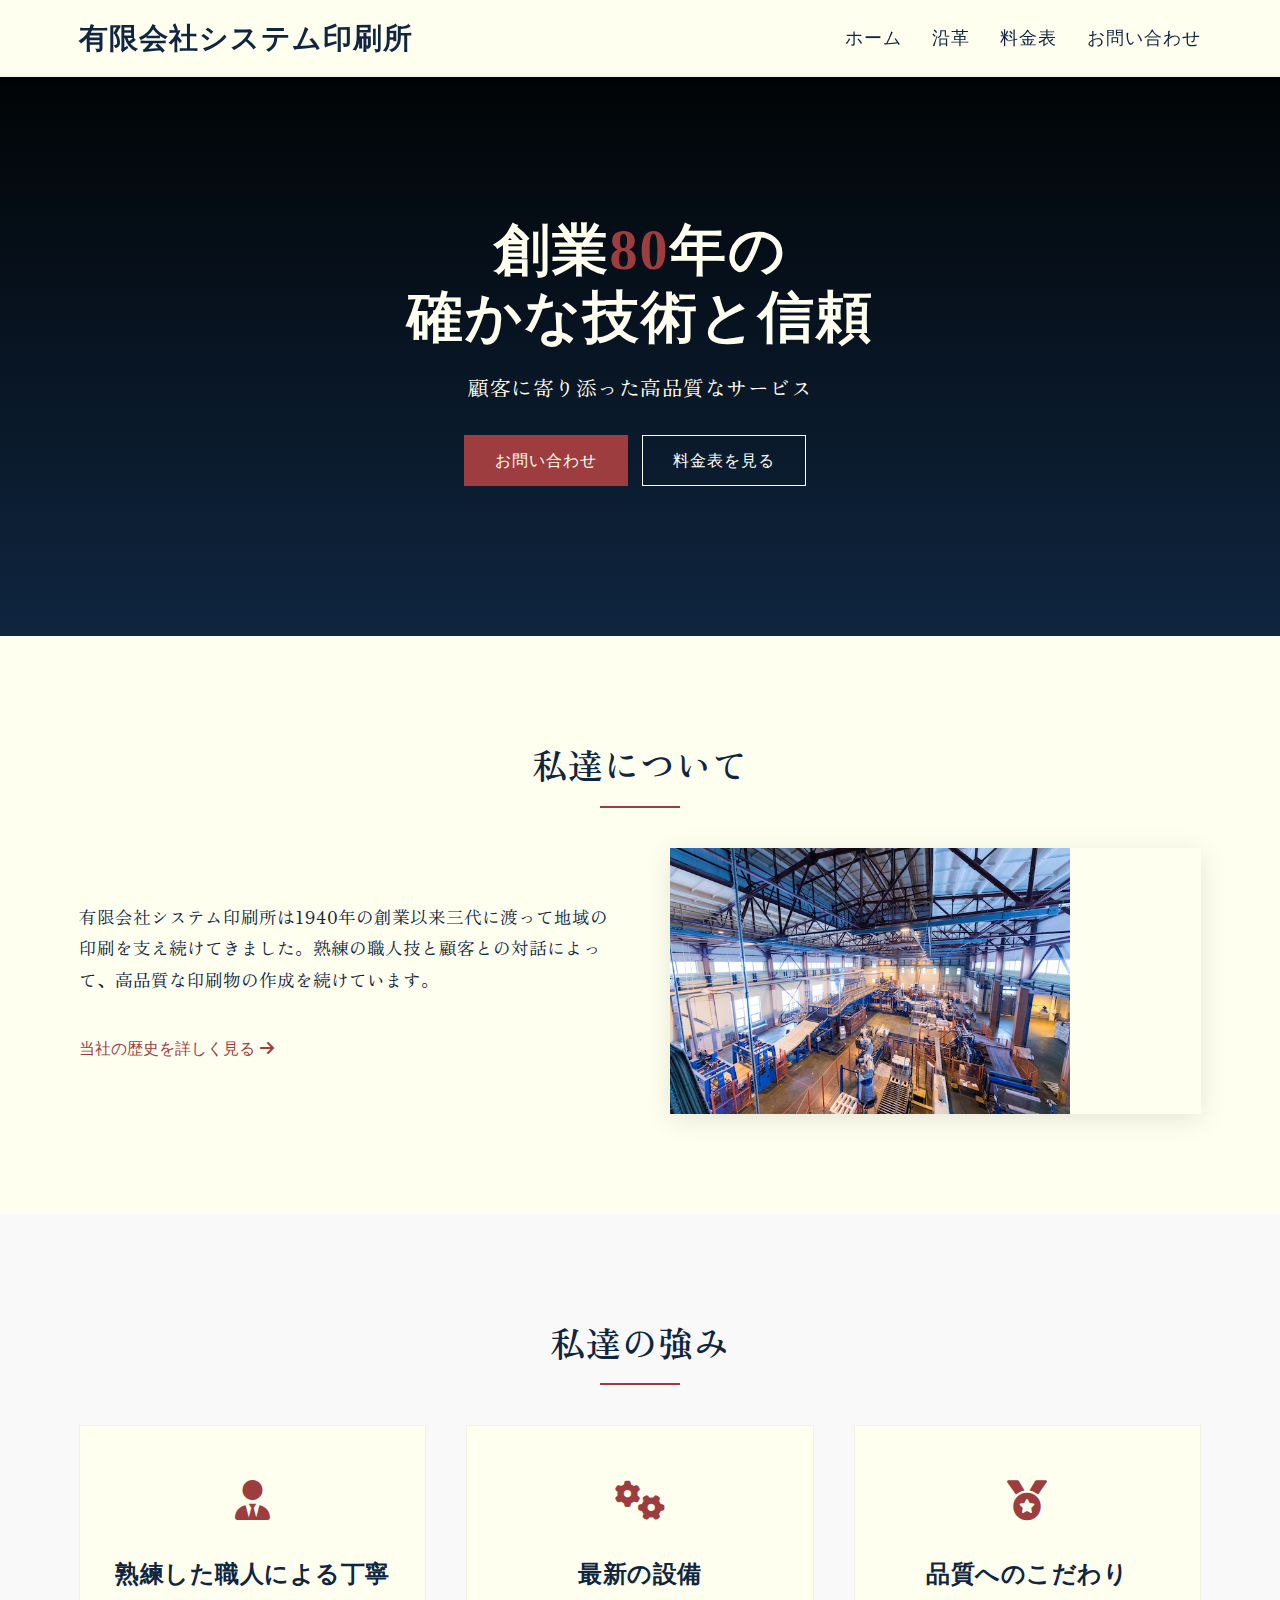
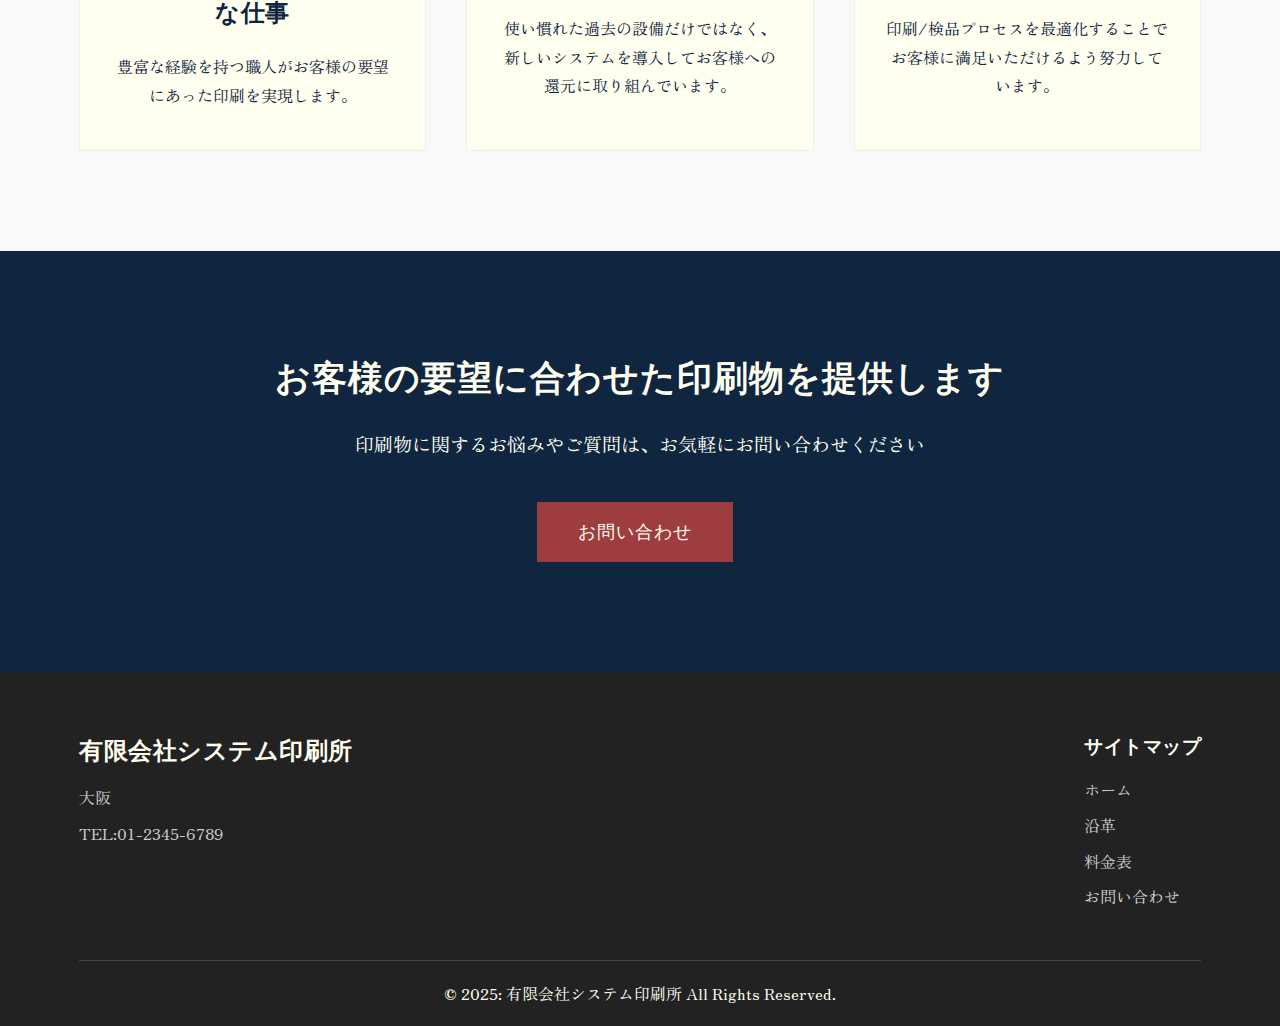
<file: docs/index.html>
<!DOCTYPE html>
<html lang="ja">
<head>
    <meta charset="UTF-8">
    <meta name="viewport" content="width=device-width, initial-scale=1.0">
    <meta name="description" content="有限会社システム印刷所 - 大阪、西淀川区にある創業80年の伝統と革新を持つ印刷会社です。熟練した職人による確かな経験と、きめ細かくかつ大量に印刷が可能な最新の万葉印刷機を用いたサービスでお客様の印刷における課題を解決します。">
    <title>有限会社システム印刷所 - 大阪、西淀川区で万葉印刷機を用いた信頼の印刷サービス</title>
    <link rel="preconnect" href="https://fonts.googleapis.com">
    <link rel="preconnect" href="https://fonts.gstatic.com" crossorigin>
    <link href="https://fonts.googleapis.com/css2?family=Zen+Old+Mincho&display=swap" rel="stylesheet">
    <link rel="icon" sizes="48x48" href="/docs/favicon.ico" />
    
    <link rel="stylesheet" href="css/style.css">
    <link rel="stylesheet" href="https://cdnjs.cloudflare.com/ajax/libs/font-awesome/6.0.0-beta3/css/all.min.css">
</head>
<body>
    <header>
        <div class="container">
            <div class="logo">
                <h1><a href="index.html">有限会社システム印刷所</a></h1>
            </div>
            <nav>
                <ul class="nav-links">
                    <li><a href="index.html" id="nav-home">ホーム</a></li>
                    <li><a href="company.html" id="nav-company">沿革</a></li>
                    <li><a href="price.html" id="nav-work">料金表</a></li>
                    <li><a href="contact.html" id="nav-contact">お問い合わせ</a></li>
                </ul>
                <div class="burger">
                    <div class="first-line"></div>
                    <div class="second-line"></div>
                    <div class="third-line"></div>
                </div>
            </nav>
        </div>
    </header>
    
    <section class="hero">
        <div class="container">
            <div class="hero-content">
                <h2>創業<span class="accent">80</span>年の<br>確かな技術と信頼</h2>
                <p><span>顧客に寄り添った</span><span>高品質なサービス</span></p>
                <div class="hero-buttons">
                    <a href="contact.html" class="btn">お問い合わせ</a>
                    <a href="price.html" class="btn btn-outline">料金表を見る</a>
                </div>
            </div>
        </div>
    </section>
    
    <section class="about">
        <div class="container">
            <h2 class="section-title">私達について</h2>
            <div class="about-content">
                <div class="about-text">
                    <p>有限会社システム印刷所は1940年の創業以来三代に渡って地域の印刷を支え続けてきました。熟練の職人技と顧客との対話によって、高品質な印刷物の作成を続けています。</p>
                    <a href="company.html" class="text-link">当社の歴史を詳しく見る<i class="fas fa-arrow-right"></i></a>
                </div>
                <div class="about-image">
                    <img src="images/factory.webp" alt="システム印刷所の工場内の様子" width="400" height="300" loading="lazy">
                </div>
            </div>
        </div>
    </section>
    
    <section class="features">
        <div class="container">
            <h2 class="section-title">私達の強み</h2>
            <div class="feature-cards">
                <div class="feature-card">
                    <div class="feature-icon">
                        <i class="fas fa-user-tie" aria-hidden="true"></i>
                    </div>
                    <h3>熟練した職人による丁寧な仕事</h3>
                    <p>豊富な経験を持つ職人がお客様の要望にあった印刷を実現します。</p>
                </div>
                <div class="feature-card">
                    <div class="feature-icon">
                        <i class="fas fa-cogs" aria-hidden="true"></i>
                    </div>
                    <h3>最新の設備</h3>
                    <p>使い慣れた過去の設備だけではなく、新しいシステムを導入してお客様への還元に取り組んでいます。</p>
                </div>
                <div class="feature-card">
                    <div class="feature-icon">
                        <i class="fas fa-medal" aria-hidden="true"></i>
                    </div>
                    <h3>品質へのこだわり</h3>
                    <p>印刷/検品プロセスを最適化することでお客様に満足いただけるよう努力しています。</p>
                </div>
            </div>
        </div>
    </section>
    
    <section class="cta">
        <div class="container">
            <h2>お客様の要望に合わせた印刷物を提供します</h2>
            <p>印刷物に関するお悩みやご質問は、お気軽にお問い合わせください</p>
            <a href="contact.html" class="btn">お問い合わせ</a>
        </div>
    </section>
    
    <footer>
        <div class="container">
            <div class="footer-content">
                <div class="footer-logo">
                    <h3>有限会社システム印刷所</h3>
                    <p>大阪</p>
                    <p>TEL:01-2345-6789</p>
                </div>
                <div class="footer-links">
                    <h4>サイトマップ</h4>
                    <ul>
                        <li><a href="index.html">ホーム</a></li>
                        <li><a href="company.html">沿革</a></li>
                        <li><a href="price.html">料金表</a></li>
                        <li><a href="contact.html">お問い合わせ</a></li>
                    </ul>
                </div>
            </div>
            <div class="footer-bottom">
                <p>&copy; 2025: 有限会社システム印刷所 All Rights Reserved.</p>
            </div>
        </div>
    </footer>
    
    <script src="js/script.js"></script>
</body>
</html>
</file>
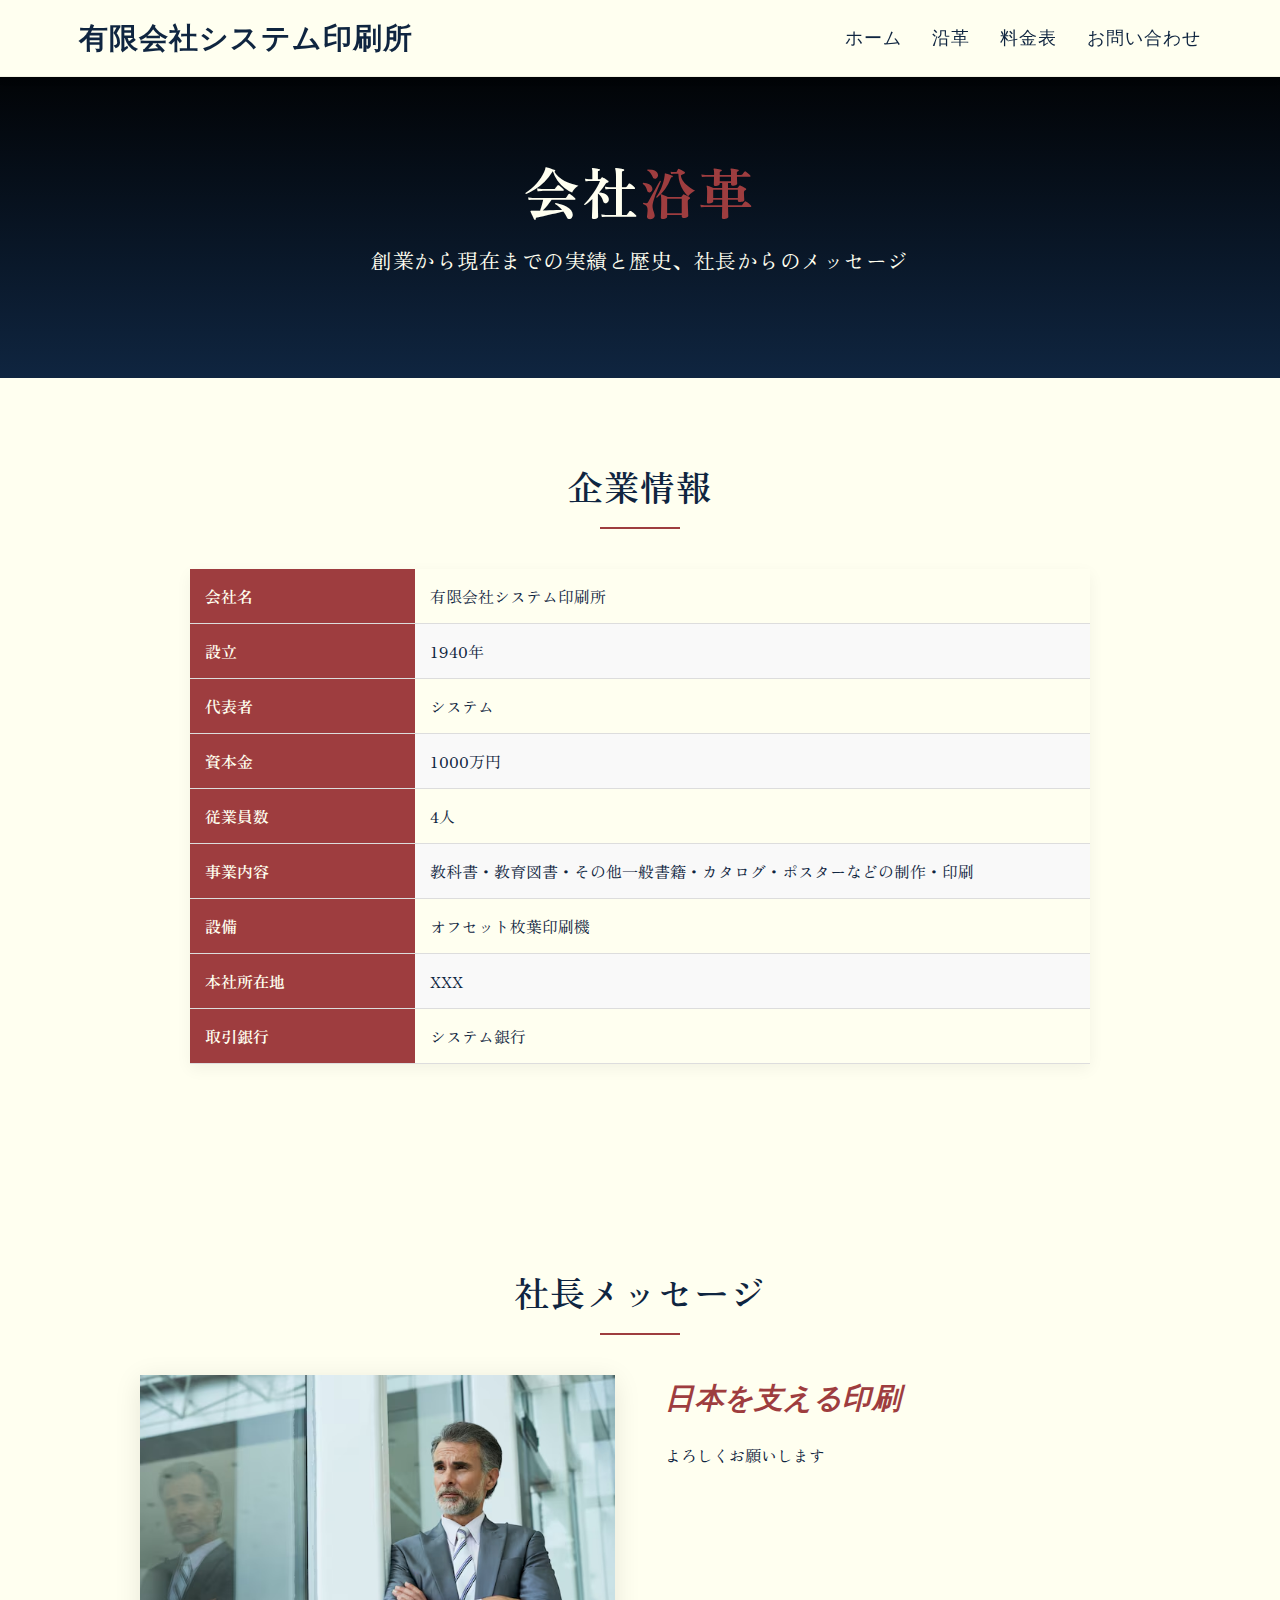
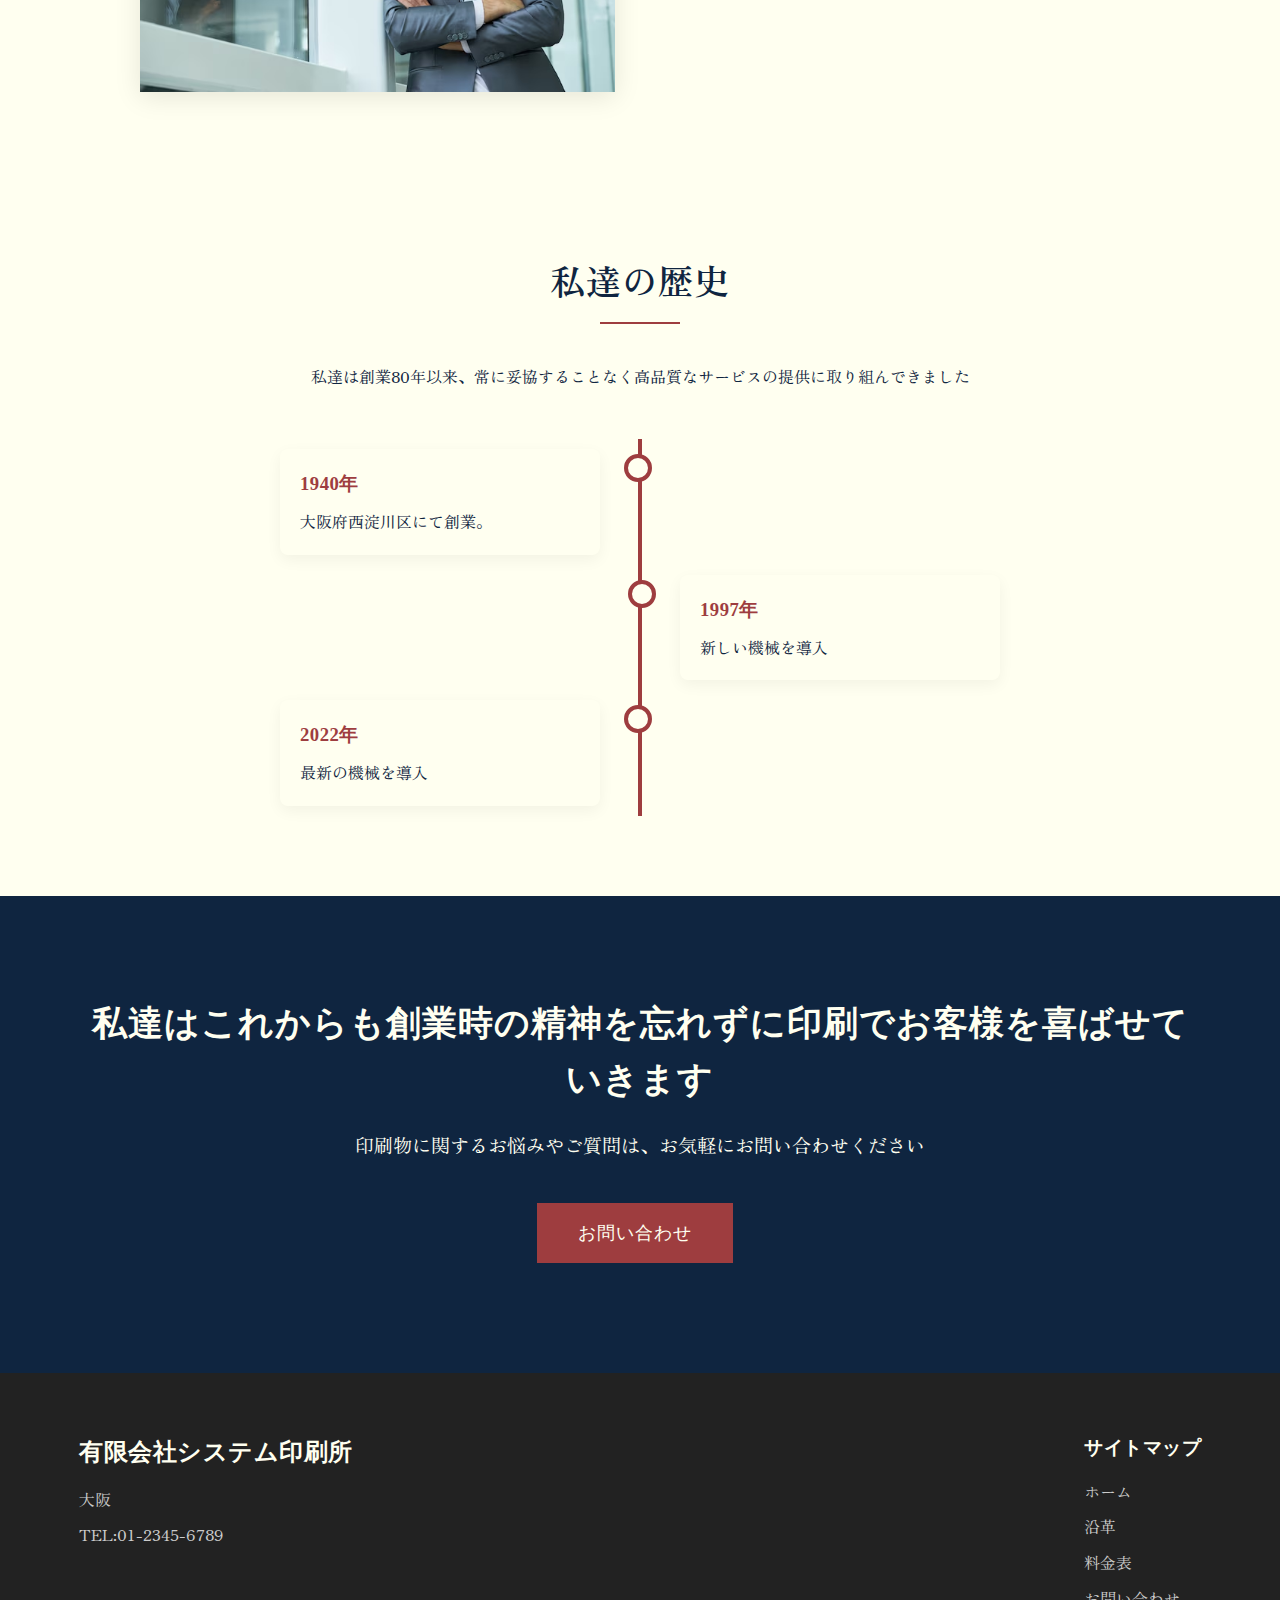
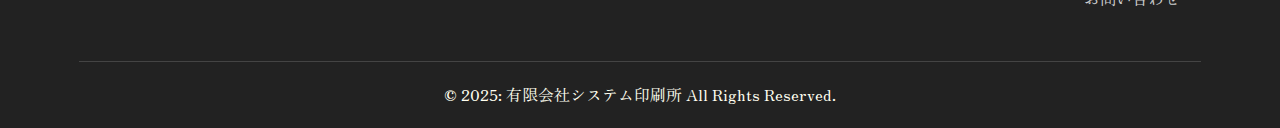
<file: docs/company.html>
<!DOCTYPE htmle>
<html lang="ja">
<head>
    <meta charset="UTF-8">
    <meta name="viewport" content="width=device-width, initial-scale=1.0">
    <title>会社沿革 - 大阪にある有限会社システム印刷所の沿革、設備、社長からのメッセージ</title>
    <meta name="description" content="有限会社システム印刷所は1940年の創業以来、地域の印刷を支え続けてきました。三代にわたり受け継がれた技術と信頼の歩みをご覧ください。">
    <link rel="preconnect" href="https://fonts.googleapis.com">
    <link rel="preconnect" href="https://fonts.gstatic.com" crossorigin>
    <link href="https://fonts.googleapis.com/css2?family=Zen+Old+Mincho&display=swap" rel="stylesheet">
    <link rel="icon" sizes="48x48" href="/favicon.ico" />
    
    <link rel="stylesheet" href="css/style.css">
    <link rel="stylesheet" href="https://cdnjs.cloudflare.com/ajax/libs/font-awesome/6.0.0-beta3/css/all.min.css">
</head>

<body>
    <header>
        <link rel="icon" sizes="48x48" href="/favicon.ico" />
        <div class="container">
            <div class="logo">
                <h1><a href="index.html">有限会社システム印刷所</a></h1>
            </div>
            <nav>
                <ul class="nav-links">
                    <li><a href="index.html" id="nav-home">ホーム</a></li>
                    <li><a href="company.html" id="nav-company">沿革</a></li>
                    <li><a href="price.html" id="nav-work">料金表</a></li>
                    <li><a href="contact.html" id="nav-contact">お問い合わせ</a></li>
                </ul>
                <div class="burger">
                    <div class="first-line"></div>
                    <div class="second-line"></div>
                    <div class="third-line"></div>
                </div>
            </nav>
        </div>
    </header>

    <section class="hero" style="padding: 80px 0;">
        <div class="container">
            <div class="hero-content">
                <h2 class="font-zen">会社<span class="accent">沿革</span></h2>
                <p>創業から現在までの実績と歴史、社長からのメッセージ</p>
            </div>
        </div>
    </section>

    <section class="company">
        <div class="container">
            <h2 class="section-title">企業情報</h2>
            <div class="company-info">
                <table class="info-table">
                    <tr>
                        <th>会社名</th>
                        <td>有限会社システム印刷所</td>
                    </tr>
                    <tr>
                        <th>設立</th>
                        <td>1940年</td>
                    </tr>
                    <tr>
                        <th>代表者</th>
                        <td>システム</td>
                    </tr>
                    <tr>
                        <th>資本金</th>
                        <td>1000万円</td>
                    </tr>
                    <tr>
                        <th>従業員数</th>
                        <td>4人</td>
                    </tr>
                    <tr>
                        <th>事業内容</th>
                        <td>教科書・教育図書・その他一般書籍・カタログ・ポスターなどの制作・印刷</td>
                    </tr>
                    <tr>
                        <th>設備</th>
                        <td>オフセット枚葉印刷機</td>
                    </tr>
                    <tr>
                        <th>本社所在地</th>
                        <td>XXX</td>
                    </tr>
                    <tr>
                        <th>取引銀行</th>
                        <td>システム銀行</td>
                    </tr>
                </table>
            </div>
        </div>
    </section>
    <section class="message">
        <div class="container">
            <h2 class="section-title">社長メッセージ</h2>
            <div class="message-content">
                <div class="message-image">
                    <img src="images/ceo.webp" alt="CEO">
                </div>
                <div class="message-text">
                    <h3>日本を支える印刷</h3>
                    <p>よろしくお願いします</p>
                </div>
            </div>
        </div>
    </section>

    <section class="company">
        <div class="container">
            <h2 class="section-title">私達の歴史</h2>
            <p style="text-align: center; margin-bottom: 50px;">私達は創業80年以来、常に妥協することなく高品質なサービスの提供に取り組んできました</p>
            <div class="timeline">
                <div class="timeline-item">
                    <div class="timeline-content">
                        <h3>1940年</h3>
                        <p>大阪府西淀川区にて創業。</p>
                    </div>
                </div>
                <div class="timeline-item">
                    <div class="timeline-content">
                        <h3>1997年</h3>
                        <p>新しい機械を導入</p>
                    </div>
                </div>
                <div class="timeline-item">
                    <div class="timeline-content">
                        <h3>2022年</h3>
                        <p>最新の機械を導入</p>
                    </div>
                </div>
            </div>
        </div>
    </section>

    <section class="cta">
        <div class="container">
            <h2>私達はこれからも創業時の精神を忘れずに印刷でお客様を喜ばせていきます</h2>
            <p>印刷物に関するお悩みやご質問は、お気軽にお問い合わせください</p>
            <a href="contact.html" class="btn">お問い合わせ</a>
        </div>
    </section>

    <footer>
        <div class="container">
            <div class="footer-content">
                <div class="footer-logo">
                    <h3>有限会社システム印刷所</h3>
                    <p>大阪</p>
                    <p>TEL:01-2345-6789</p>
                </div>
                <div class="footer-links">
                    <h4>サイトマップ</h4>
                    <ul>
                        <li><a href="index.html">ホーム</a></li>
                        <li><a href="company.html">沿革</a></li>
                        <li><a href="price.html">料金表</a></li>
                        <li><a href="contact.html">お問い合わせ</a></li>
                    </ul>
                </div>
            </div>
            <div class="footer-bottom">
                <p>&copy; 2025: 有限会社システム印刷所 All Rights Reserved.</p>
            </div>
        </div>
    </footer>

    <script src="js/script.js"></script>
</body>

</html>
</file>
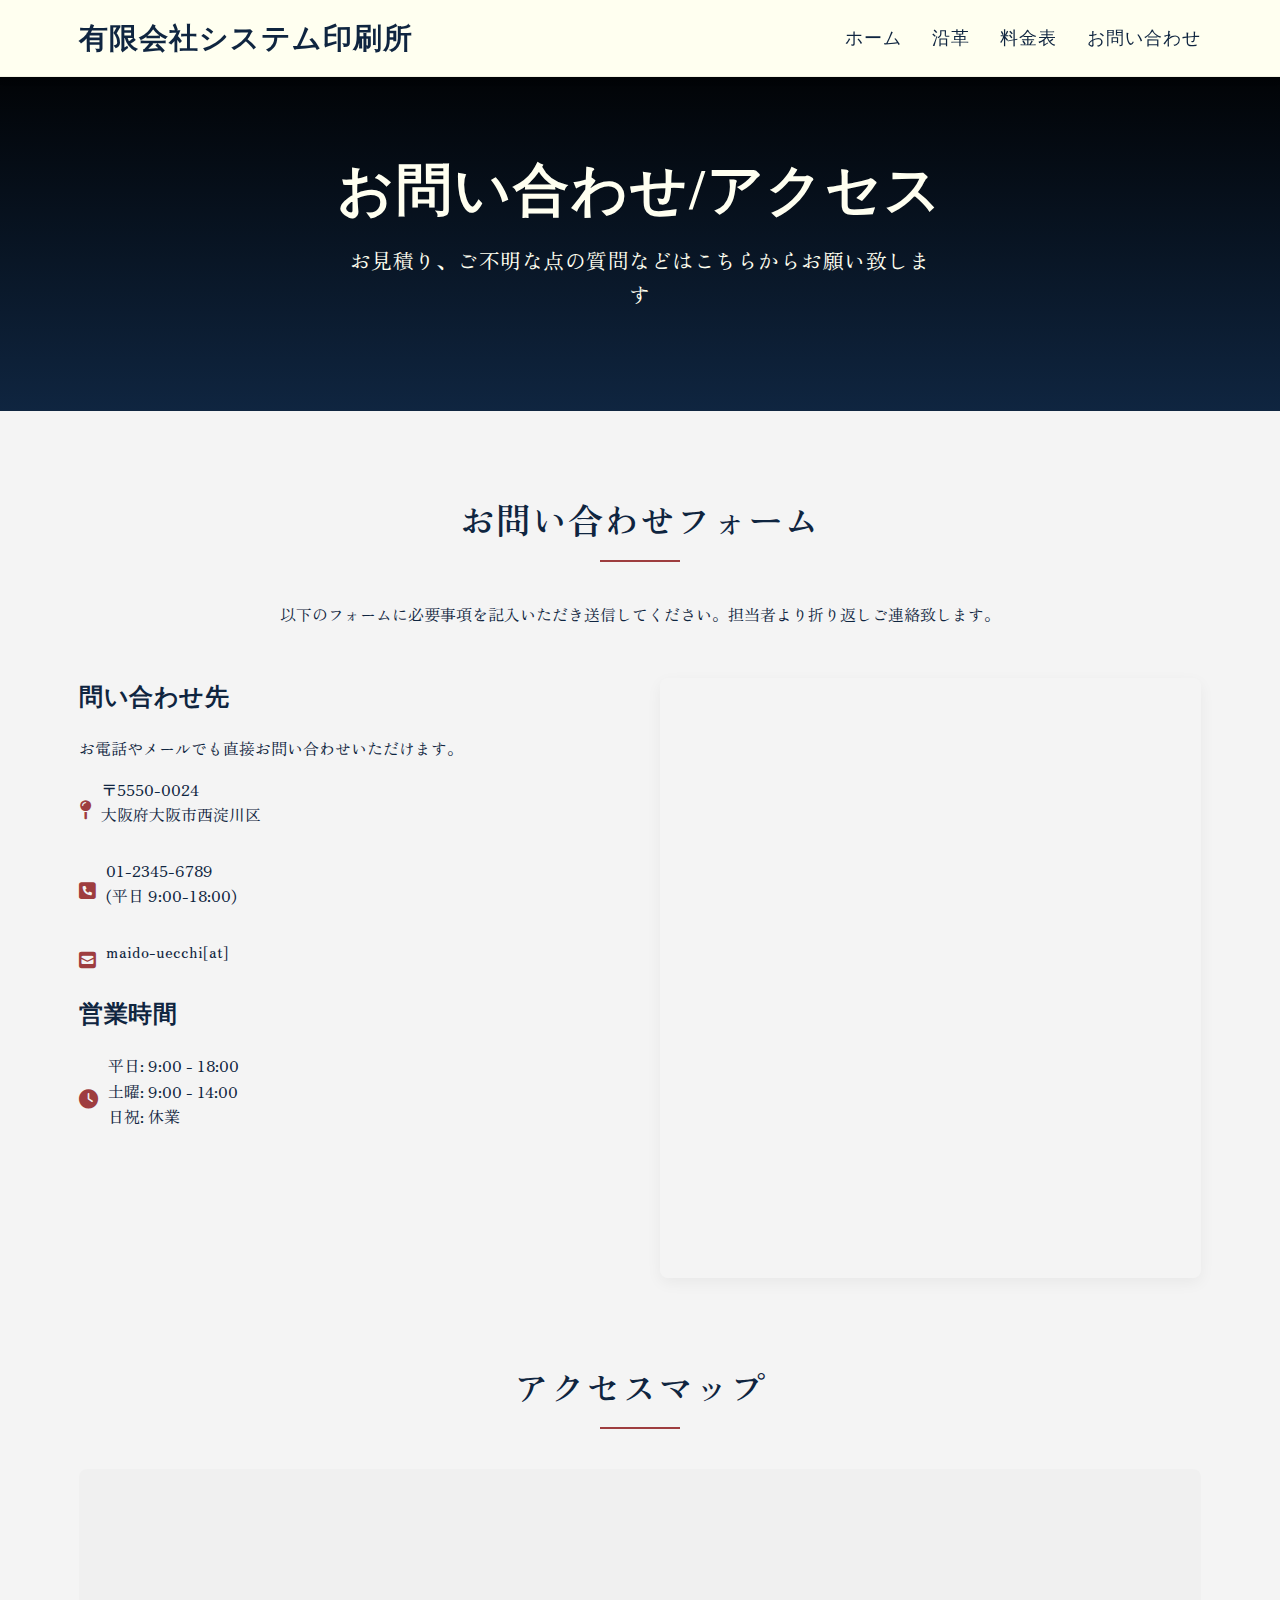
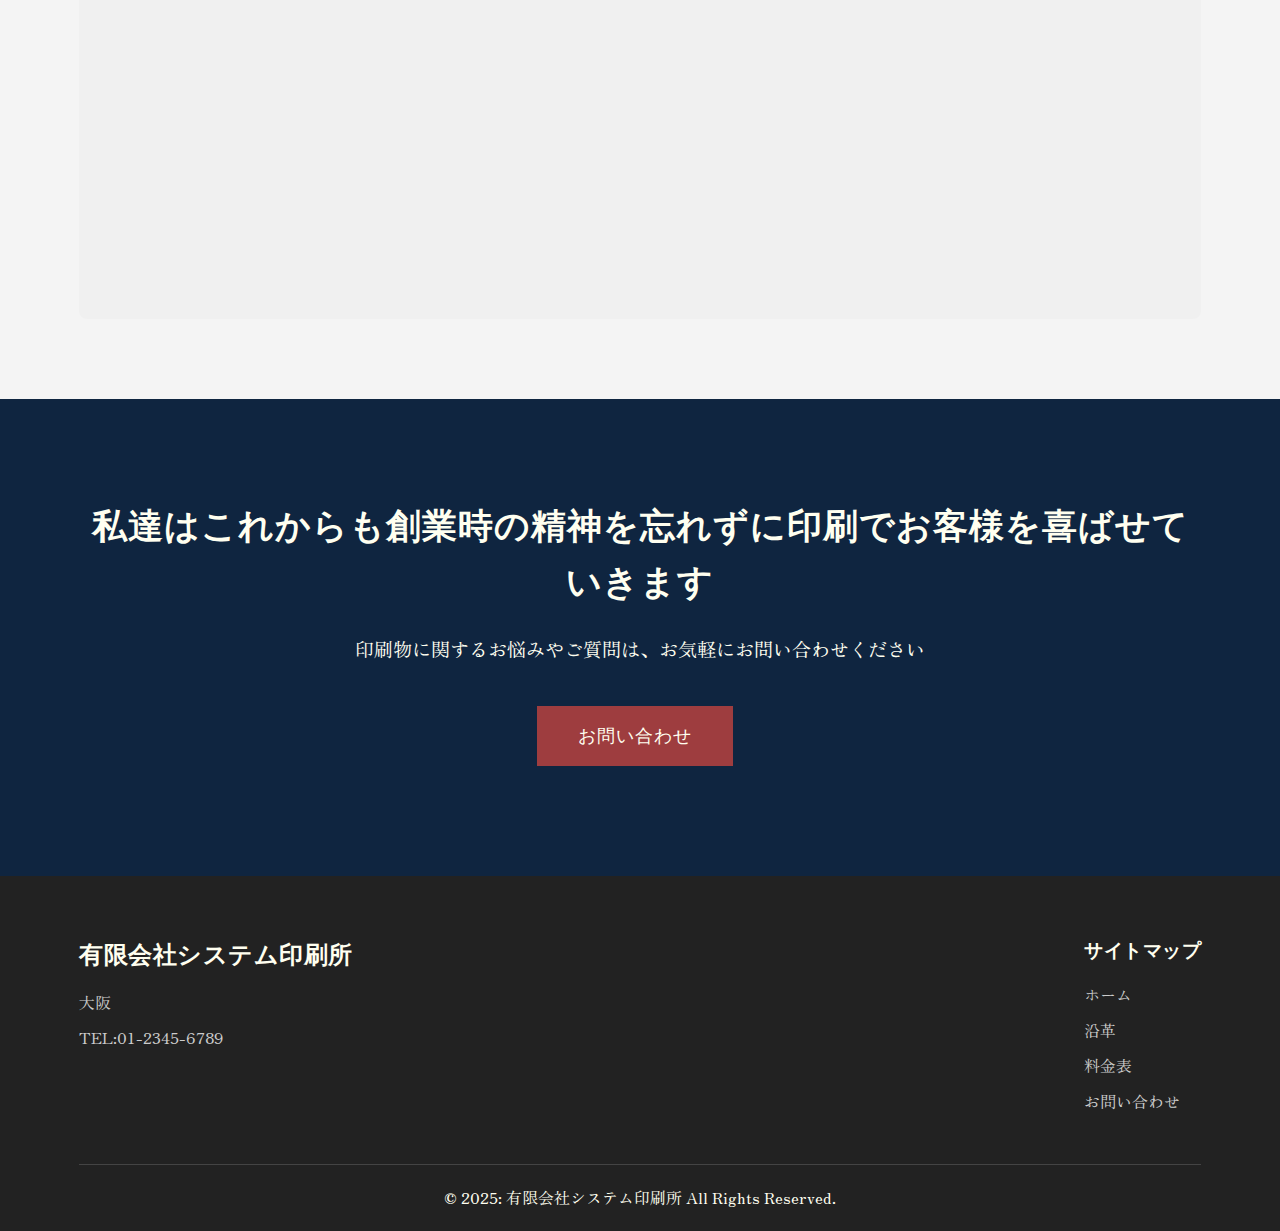
<file: docs/contact.html>
<!DOCTYPE htmle>
<html lang="ja">
<head>
    <meta charset="UTF-8">
    <meta name="viewport" content="width=device-width, initial-scale=1.0">
    <title>お問い合わせ/アクセス - 有限会社システム印刷所へのご相談・ご依頼</title>
    <meta name="description" content="西淀川区にある有限会社システム印刷所へのお問い合わせは、こちらのフォームからどうぞ。印刷に関するご質問やお見積もりのご依頼をお待ちしております。">
    <link rel="preconnect" href="https://fonts.googleapis.com">
    <link rel="preconnect" href="https://fonts.gstatic.com" crossorigin>
    <link href="https://fonts.googleapis.com/css2?family=Zen+Old+Mincho&display=swap" rel="stylesheet">
    <link rel="icon" sizes="48x48" href="/docs/favicon.ico" />
    
    <link rel="stylesheet" href="css/style.css">
    <link rel="stylesheet" href="https://cdnjs.cloudflare.com/ajax/libs/font-awesome/6.0.0-beta3/css/all.min.css">
</head>

<body>
    <header>
        <link rel="icon" sizes="48x48" href="/favicon.ico" />
        <div class="container">
            <div class="logo">
                <h1><a href="index.html">有限会社システム印刷所</a></h1>
            </div>
            <nav>
                <ul class="nav-links">
                    <li><a href="index.html" id="nav-home">ホーム</a></li>
                    <li><a href="company.html" id="nav-company">沿革</a></li>
                    <li><a href="price.html" id="nav-work">料金表</a></li>
                    <li><a href="contact.html" id="nav-contact">お問い合わせ</a></li>
                </ul>
                <div class="burger">
                    <div class="first-line"></div>
                    <div class="second-line"></div>
                    <div class="third-line"></div>
                </div>
            </nav>
        </div>
    </header>
    <section class="hero" style="padding: 80px 0;">
        <div class="container">
            <div class="hero-content">
                <h2>お問い合わせ/アクセス</h2>
                <p>お見積り、ご不明な点の質問などはこちらからお願い致します</p>
            </div>
        </div>
    </section>


    <section class="contact">
        <div class="container">
            <h2 class="section-title">お問い合わせフォーム</h2>
            <p style="text-align: center; margin-bottom: 50px;">以下のフォームに必要事項を記入いただき送信してください。担当者より折り返しご連絡致します。</p>
            <div class="contact-container">
                <div class="contact-info">
                    <h3>問い合わせ先</h3>
                    <p>お電話やメールでも直接お問い合わせいただけます。</p>
                    <div class="info-item">
                        <div class="info-icon">
                            <i class="fas fa-map-pin"></i>
                        </div>
                        <p>〒5550-0024<br>大阪府大阪市西淀川区</p>
                    </div>
                    <div class="info-item">
                        <div class="info-icon">
                            <i class="fas fa-phone-square"></i>
                        </div>
                        <p>01-2345-6789<br>(平日 9:00-18:00)</p>
                    </div>
                    <div class="info-item">
                        <div class="info-icon">
                            <i class="fa fa-envelope-square"></i>
                        </div>
                        <p>maido-uecchi[at]</p>
                    </div>
                    <h3 tyle="margin-top: 40px;">営業時間</h3>
                    <div class="info-item">
                        <div class="info-icon">
                            <i class="fas fa-clock"></i>
                        </div>
                        <p>平日: 9:00 - 18:00 <br>土曜: 9:00 - 14:00 <br>日祝: 休業</p>
                    </div>
                </div>
                <div class="contact-form">
                    <iframe
                        src="https://docs.google.com/forms/d/e/1FAIpQLScPBQSmXjYnt1ZhK1kOG5hbO1_8TvoPIEPIg3Tkd32L2-Lj_Q/viewform?embedded=true"
                        width="640" height="852" frameborder="0" marginheight="0" marginwidth="0">読み込んでいます…</iframe>
                </div>
            </div>

            <div style="margin-top: 80px;">
                <h2 class="section-title">アクセスマップ</h2>
                <div
                    style="width: 100%; height: 450px; background-color: #f0f0f0; display: flex; justify-content: center; align-items: center; border-radius: 8px; box-shadow: 0 5px 15px rgba(0,0,0,0.005);">
                    <p style="color: #666;"></p>
                    <iframe
                        src="https://www.google.com/maps/embed?pb=!1m18!1m12!1m3!1d6875.298144133551!2d135.4558211757818!3d34.71412468249236!2m3!1f0!2f0!3f0!3m2!1i1024!2i768!4f13.1!3m3!1m2!1s0x6000e5f210fd13c5%3A0xb5d50225faaac83b!2z44CSNTU1LTAwMTIg5aSn6Ziq5bqc5aSn6Ziq5biC6KW_5reA5bed5Yy65b6h5bmj5bO277yR5LiB55uu77yR77yTIOakjeadkeWNsOWIt-aJgA!5e1!3m2!1sja!2sjp!4v1743261851807!5m2!1sja!2sjp"
                        width="600" height="450" style="border:0;" allowfullscreen="" loading="lazy"
                        referrerpolicy="no-referrer-when-downgrade"></iframe>
                </div>
            </div>
        </div>
    </section>

    <section class="cta">
        <div class="container">
            <h2>私達はこれからも創業時の精神を忘れずに印刷でお客様を喜ばせていきます</h2>
            <p>印刷物に関するお悩みやご質問は、お気軽にお問い合わせください</p>
            <a href="contact.html" class="btn">お問い合わせ</a>
        </div>
    </section>

    <footer>
        <div class="container">
            <div class="footer-content">
                <div class="footer-logo">
                    <h3>有限会社システム印刷所</h3>
                    <p>大阪</p>
                    <p>TEL:01-2345-6789</p>
                </div>
                <div class="footer-links">
                    <h4>サイトマップ</h4>
                    <ul>
                        <li><a href="index.html">ホーム</a></li>
                        <li><a href="company.html">沿革</a></li>
                        <li><a href="price.html">料金表</a></li>
                        <li><a href="contact.html">お問い合わせ</a></li>
                    </ul>
                </div>
            </div>
            <div class="footer-bottom">
                <p>&copy; 2025: 有限会社システム印刷所 All Rights Reserved.</p>
            </div>
        </div>
    </footer>

    <script src="js/script.js"></script>
</body>

</html>
</file>
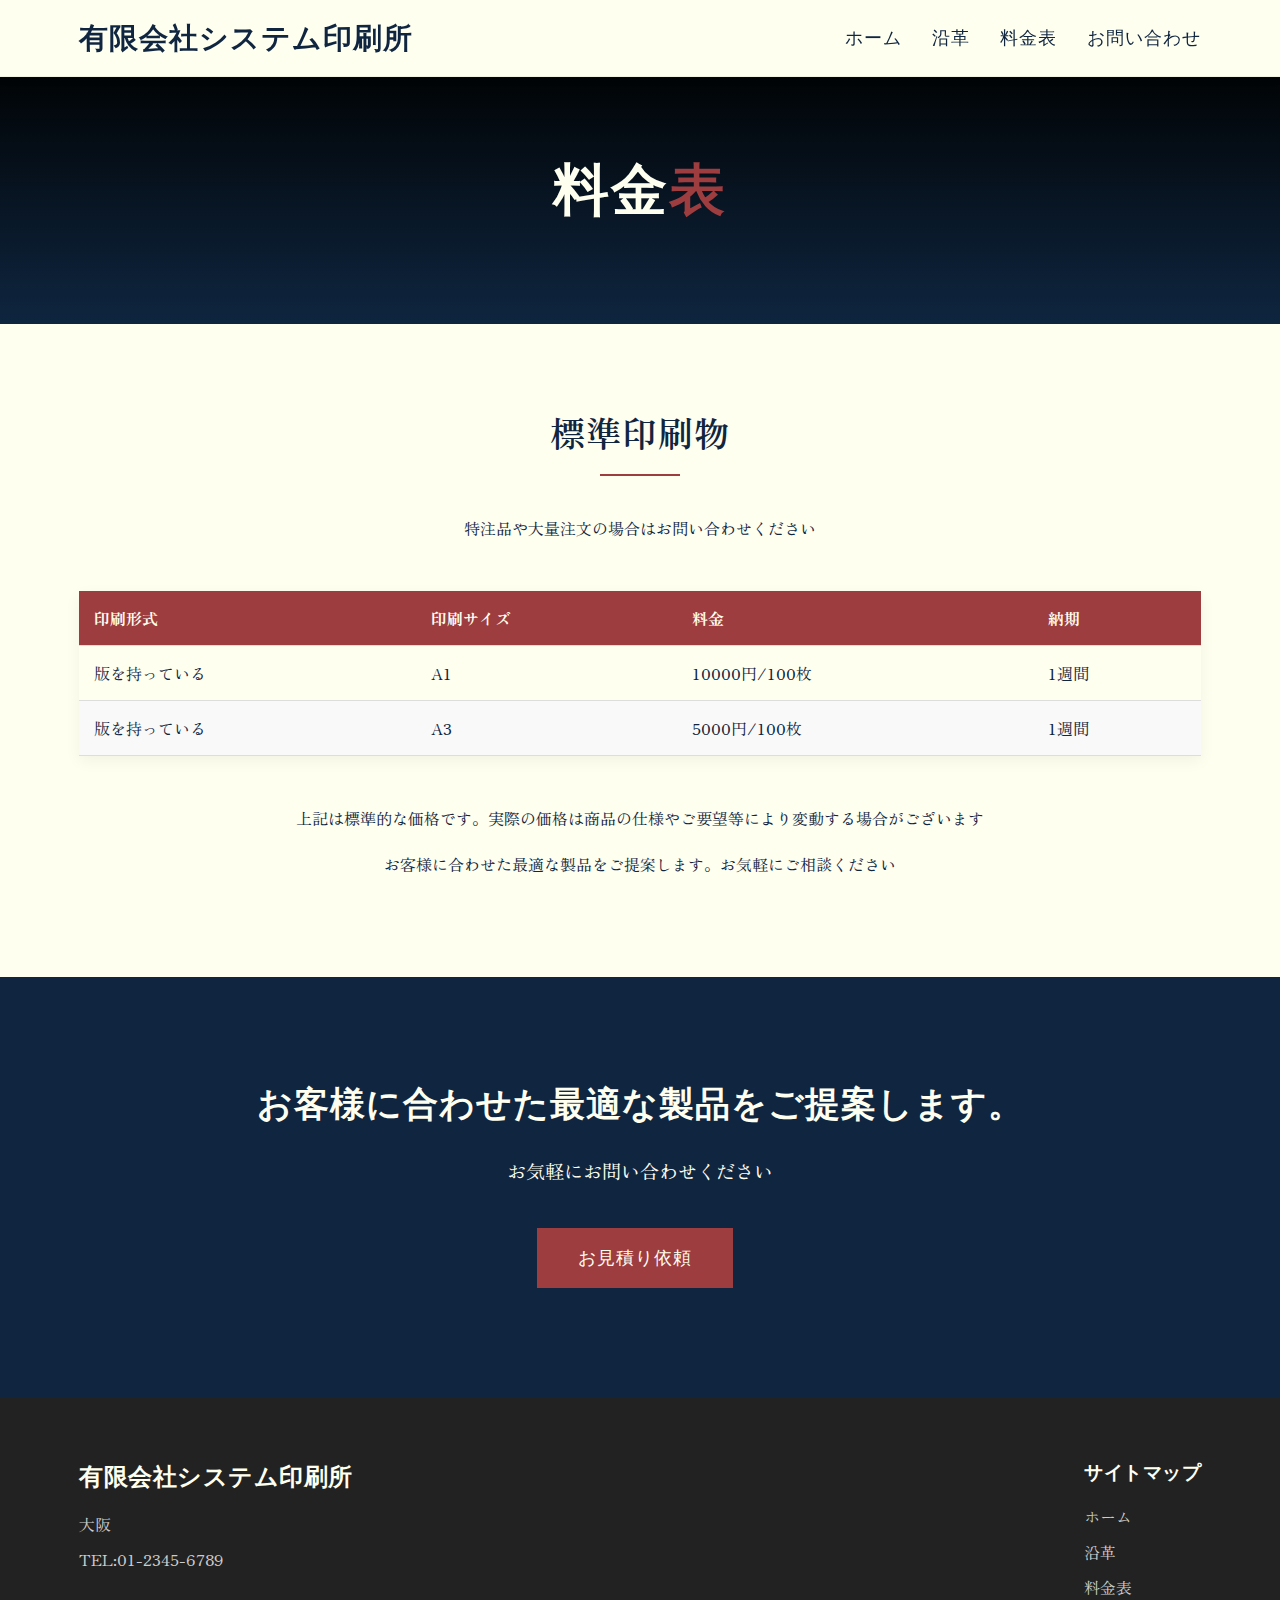
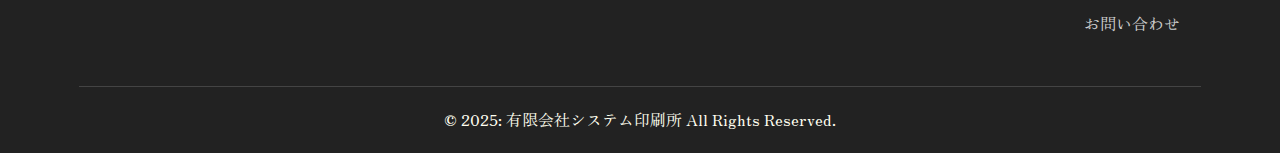
<file: docs/price.html>
<!DOCTYPE htmle>
<html lang="ja">
<head>
    <meta charset="UTF-8">
    <meta name="viewport" content="width=device-width, initial-scale=1.0">
    <title>料金表 - 有限会社システム印刷所の価格</title>
    <meta name="description" content="有限会社システム印刷所の印刷サービス料金をご案内します。各種印刷物の価格について、お客様のご要望に応じた最適なプランをご提案します。">
    <link rel="preconnect" href="https://fonts.googleapis.com">
    <link rel="preconnect" href="https://fonts.gstatic.com" crossorigin>
    <link href="https://fonts.googleapis.com/css2?family=Zen+Old+Mincho&display=swap" rel="stylesheet">
    <link rel="icon" sizes="48x48" href="/favicon.ico" />
    
    <link rel="stylesheet" href="css/style.css">
    <link rel="stylesheet" href="https://cdnjs.cloudflare.com/ajax/libs/font-awesome/6.0.0-beta3/css/all.min.css">
</head>

<body>
    <header>
        <link rel="icon" sizes="48x48" href="/favicon.ico" />
        <div class="container">
            <div class="logo">
                <h1><a href="index.html">有限会社システム印刷所</a></h1>
            </div>
            <nav>
                <ul class="nav-links">
                    <li><a href="index.html" id="nav-home">ホーム</a></li>
                    <li><a href="company.html" id="nav-company">沿革</a></li>
                    <li><a href="price.html" id="nav-work">料金表</a></li>
                    <li><a href="contact.html" id="nav-contact">お問い合わせ</a></li>
                </ul>
                <div class="burger">
                    <div class="first-line"></div>
                    <div class="second-line"></div>
                    <div class="third-line"></div>
                </div>
            </nav>
        </div>
    </header>
    <section class="hero" style="padding: 80px 0;">
        <div class="container">
            <div class="hero-content">
                <h2>料金<span class="accent">表</span></h2>
            </div>
        </div>
    </section>


    <section class="price">
        <div class="container">
            <h2 class="section-title">標準印刷物</h2>
            <p style="text-align: center; margin-bottom: 50px;">特注品や大量注文の場合はお問い合わせください</p>
            <table class="price-table">
                <thead>
                    <tr>
                        <th>印刷形式</th>
                        <th>印刷サイズ</th>
                        <th>料金</th>
                        <th>納期</th>
                    </tr>
                </thead>
                <tbody>
                    <tr>
                        <td>版を持っている</td>
                        <td>A1</td>
                        <td>10000円/100枚</td>
                        <td>1週間</td>
                    </tr>
                    <tr>
                        <td>版を持っている</td>
                        <td>A3</td>
                        <td>5000円/100枚</td>
                        <td>1週間</td>
                    </tr>
                </tbody>
            </table>
            <div style="text-align: center; margin-top: 50px;">
                <p style="margin-bottom: 20px;">上記は標準的な価格です。実際の価格は商品の仕様やご要望等により変動する場合がございます</p>
                <p style="margin-bottom: 20px;">お客様に合わせた最適な製品をご提案します。お気軽にご相談ください</p>

            </div>
        </div>
    </section>


    <section class="cta">
        <div class="container">
            <h2>お客様に合わせた最適な製品をご提案します。</h2>
            <p>お気軽にお問い合わせください</p>
            <a href="contact.html" class="btn">お見積り依頼</a>
        </div>
    </section>

    <footer>
        <div class="container">
            <div class="footer-content">
                <div class="footer-logo">
                    <h3>有限会社システム印刷所</h3>
                    <p>大阪</p>
                    <p>TEL:01-2345-6789</p>
                </div>
                <div class="footer-links">
                    <h4>サイトマップ</h4>
                    <ul>
                        <li><a href="index.html">ホーム</a></li>
                        <li><a href="company.html">沿革</a></li>
                        <li><a href="price.html">料金表</a></li>
                        <li><a href="contact.html">お問い合わせ</a></li>
                    </ul>
                </div>
            </div>
            <div class="footer-bottom">
                <p>&copy; 2025: 有限会社システム印刷所 All Rights Reserved.</p>
            </div>
        </div>
    </footer>

    <script src="js/script.js"></script>
</body>

</html>
</file>
<file: docs/css/style.css>
/* 基本設定 */
:root {
    --primary-color: #9E3D3F; /* アクセント赤 */
    --secondary-color: #0F2540; /* 背景 */
    --light-color: #FFFFF0; /* テキスト */
    --gray-color: #f4f4f4;
    --dark-gray: #666;
    --bg-light: #F8F8F8;
    --bg-medium: #E8E8E0;
}

/* Webフォントの読み込み */
@import url('https://fonts.googleapis.com/css2?family=Playfair+Display:wght@400;500;600;700&family=Noto+Serif+JP:wght@400;500;700&family=Montserrat:wght@300;400;500;600;700&display=swap');


* {
    margin: 0;
    padding: 0;
    box-sizing: border-box;
}
body {
    font-family: 'Zen Old Mincho', 'Playfair Display', 'Noto Serif JP', serif;
    line-height: 1.6;
    color: var(--secondary-color);
    background-color: var(--light-color);
}

.container {
    width: 90%;
    max-width: 1200px;
    margin: 0 auto;
    padding: 0 15px;
}

a {
    text-decoration: none;
    color: var(--secondary-color);
}

ul {
    list-style: none;
}

img {
    max-width: 100%;
    height: auto;
}

h1, h2, h3, h4, h5, h6 {
    font-family: 'Montserrat', 'Noto Serif JP', serif;
    font-weight: 600;
    letter-spacing: 0.5px;
}

/* p span { */
    /*  */
/* } */

.font-zen {
    font-family: 'Zen Old Mincho', sans-serif;
}

.font-zen .accent {
    font-family: 'Zen Old Mincho', sans-serif;
}


p {
    font-family: 'Zen Old Mincho', 'Noto Serif JP', 'Playfair Display', serif;
    font-weight: 400;
}

.section-title {
    text-align: center;
    margin-bottom: 40px;
    font-size: 2.2rem;
    position: relative;
    padding-bottom: 15px;
    text-transform: uppercase;
    letter-spacing: 1px;
    font-family: 'Zen Old Mincho';
}

.section-title::after {
    content: '';
    position: absolute;
    bottom: 0;
    left: 50%;
    transform: translateX(-50%);
    width: 80px;
    height: 2px;
    background-color: var(--primary-color);
}

.btn {
    display: inline-block;
    background-color: var(--primary-color);
    color: var(--light-color);
    padding: 12px 30px;
    border-radius: 0;
    font-weight: 500;
    text-transform: uppercase;
    letter-spacing: 1px;
    transition: all 0.3s ease;
    font-family: 'Montserrat', sans-serif;
    border: 1px solid var(--primary-color);
    margin: 0 10px 10px 0;
}

.btn:hover {
    background-color: transparent;
    color: var(--primary-color);
    transform: translateY(-2px);
    box-shadow: 0 4px 8px rgba(0, 0, 0, 0.1);
}

.btn-outline {
    background-color: transparent;
    color: var(--light-color);
    border: 1px solid var(--light-color);
}

.btn-outline:hover {
    background-color: var(--light-color);
    color: var(--secondary-color);
    border-color: var(--light-color);
}

.hero-buttons {
    margin-top: 30px;
}

.text-link {
    color: var(--primary-color);
    font-weight: 500;
    text-decoration: none;
    position: relative;
    display: inline-block;
    margin-top: 15px;
    transition: all 0.3s ease;
    font-family: 'Montserrat', sans-serif;
}

.text-link i {
    margin-left: 5px;
    transition: transform 0.3s ease;
}

.text-link:hover {
    color: var(--secondary-color);
}

.text-link:hover i {
    transform: translateX(5px);
}

.first-letter {
    font-size: 2.5rem;
    font-weight: 700;
    color: var(--primary-color);
    float: left;
    line-height: 0.8;
    margin-right: 8px;
    margin-top: 8px;
    font-family: 'Playfair Display', serif;
}

.accent {
    color: var(--primary-color);
}

header {
    background-color: var(--light-color);
    box-shadow: 0 2px 10px rgba(0, 0, 0, 0.05);
    position: sticky;
    top: 0;
    z-index: 100;
    border-bottom: 1px solid rgba(0, 0, 0, 0.05);
}

header .container {
    display: flex;
    justify-content: space-between;
    align-items: center;
    padding: 15px;
}

.logo h1 {
    font-size: 1.8rem;
    font-weight: 700;
    color: var(--secondary-color);
    letter-spacing: 1px;
    text-transform: uppercase;
}

.nav-links {
    display: flex;
}

.nav-links li {
    margin-left: 30px;
}

.nav-links a {
    font-weight: 500;
    position: relative;
    padding-bottom: 5px;
    font-family: 'Montserrat', sans-serif;
    text-transform: uppercase;
    font-size: 1.1rem;
    letter-spacing: 1px;
}

.nav-links a::after {
    content: '';
    position: absolute;
    bottom: 0;
    left: 0;
    width: 0;
    height: 1px;
    background-color: var(--primary-color);
    transition: width 0.3s ease;
}

.nav-links a:hover::after,
.nav-links a.active::after {
    width: 100%;
}

.burger {
    display: none;
    cursor: pointer;
}

.burger div {
    width: 25px;
    height: 3px;
    background-color: var(--secondary-color);
    margin: 5px;
    transition: all 0.3s ease;
}

.hero {
    background: linear-gradient(rgba(0, 0, 0, 0.9), rgba(15, 37, 64, 0.9));
    background-size: cover;
    background-position: center;
    color: var(--light-color);
    padding: 140px 0;
    text-align: center;
    background-color: var(--secondary-color);
    position: relative;
}

.hero::before {
    content: '';
    position: absolute;
    top: 0;
    left: 0;
    width: 100%;
    height: 100%;
    opacity: 0.05;
    pointer-events: none;
}

.hero-content {
    max-width: 800px;
    margin: 0 auto;
    position: relative;
    z-index: 1;
}

.hero h2 {
    font-size: 3.5rem;
    margin-bottom: 20px;
    font-weight: 700;
    letter-spacing: 2px;
    text-transform: uppercase;
    line-height: 1.2;
}

.hero p {
    font-size: 1.3rem;
    margin-bottom: 20px;
    font-weight: 300;
    letter-spacing: 0.5px;
    max-width: 600px;
    margin-left: auto;
    margin-right: auto;
}

/* 私たちについて */
.about {
    padding: 100px 0;
    background-color: var(--light-color);
    position: relative;
}

.about::before {
    content: '';
    position: absolute;
    top: 0;
    left: 0;
    width: 100%;
    height: 100%;
    opacity: 0.02;
    pointer-events: none;
}

.about-content {
    display: flex;
    align-items: center;
    gap: 60px;
}

.about-text, .about-image {
    flex: 1;
}

.about-text p {
    margin-bottom: 25px;
    font-size: 1.1rem;
    line-height: 1.8;
}

.about-image {
    position: relative;
    overflow: hidden;
    box-shadow: 0 5px 25px rgba(0, 0, 0, 0.1);
}

.about-image::before {
    content: '';
    position: absolute;
    top: -10px;
    left: -10px;
    right: -10px;
    bottom: -10px;
    border: 1px solid var(--primary-color);
    z-index: -1;
}

.about-image img {
    display: block;
}

/* 特徴 */
.features {
    padding: 100px 0;
    background-color: #f9f9f9;
}

.feature-cards {
    display: flex;
    justify-content: space-between;
    gap: 40px;
}

.feature-card {
    flex: 1;
    background-color: var(--light-color);
    padding: 40px 30px;
    text-align: center;
    transition: all 0.3s ease;
    border: 1px solid rgba(0, 0, 0, 0.05);
    position: relative;
}

.feature-card::before {
    content: '';
    position: absolute;
    top: 0;
    left: 0;
    width: 100%;
    height: 3px;
    background-color: var(--primary-color);
    transform: scaleX(0);
    transition: transform 0.3s ease;
}

.feature-card:hover {
    transform: translateY(-10px);
    box-shadow: 0 10px 30px rgba(0, 0, 0, 0.08);
}

.feature-card:hover::before {
    transform: scaleX(1);
}

.feature-icon {
    font-size: 2.5rem;
    color: var(--primary-color);
    margin-bottom: 25px;
}

.feature-card h3 {
    font-size: 1.5rem;
    margin-bottom: 20px;
    letter-spacing: 0.5px;
}

.feature-card p {
    line-height: 1.8;
}

/* CTA */
.cta {
    background-color: var(--secondary-color);
    color: var(--light-color);
    padding: 100px 0;
    text-align: center;
    position: relative;
    overflow: hidden;
}

.cta::before {
    content: '';
    position: absolute;
    top: 0;
    left: 0;
    width: 100%;
    height: 100%;
    opacity: 0.05;
    pointer-events: none;
}

.cta h2 {
    font-size: 2.5rem;
    margin-bottom: 25px;
    font-weight: 600;
    letter-spacing: 1px;
    text-transform: uppercase;
}

.cta p {
    font-size: 1.2rem;
    margin-bottom: 40px;
    max-width: 1000px;
    margin-left: auto;
    margin-right: auto;
    line-height: 1.8;
}

.cta .btn {
    font-size: 1.1rem;
    padding: 15px 40px;
}

.cta h2 {
    font-size: 2.2rem;
    margin-bottom: 20px;
}

/*.cta p {
/*    font-size: 1.1rem;
/*    margin-bottom: 30px;
/*    max-width: 800px;
/*    margin-left: auto;
/*    margin-right: auto;
/*}*/

footer {
    background-color: #222;
    color: var(--light-color);
    padding: 60px 0 20px;
}

.footer-content {
    display: flex;
    justify-content: space-between;
    margin-bottom: 40px;
}

.footer-logo h3 {
    font-size: 1.5rem;
    margin-bottom: 15px;
}

.footer-logo p {
    margin-bottom: 10px;
    color: #ccc;
}

.footer-links h4 {
    font-size: 1.2rem;
    margin-bottom: 15px;
}

.footer-links ul li {
    margin-bottom: 10px;
}

.footer-links a {
    color: #ccc;
    transition: color 0.3s ease;
}

.footer-links a:hover {
    color: var(--primary-color);
}

.footer-bottom {
    text-align: center;
    padding-top: 20px;
    border-top: 1px solid #444;
}

.company {
    padding: 80px 0;
}

.timeline {
    position: relative;
    max-width: 800px;
    margin: 0 auto;
}

.timeline::after {
    content: '';
    position: absolute;
    width: 4px;
    background-color: var(--primary-color);
    top: 0;
    bottom: 0;
    left: 50%;
    margin-left: -2px;
}

.timeline-item {
    padding: 10px 40px;
    position: relative;
    width: 50%;
    box-sizing: border-box;
}

.timeline-item:nth-child(odd) {
    left: 0;
}

.timeline-item:nth-child(even) {
    left: 50%;
}

.timeline-item::after {
    content: '';
    position: absolute;
    width: 20px;
    height: 20px;
    background-color: var(--light-color);
    border: 4px solid var(--primary-color);
    border-radius: 50%;
    top: 15px;
    z-index: 1;
}

.timeline-item:nth-child(odd)::after {
    right: -12px;
}

.timeline-item:nth-child(even)::after {
    left: -12px;
}

.timeline-content {
    padding: 20px;
    background-color: var(--light-color);
    border-radius: 8px;
    box-shadow: 0 5px 15px rgba(0, 0, 0, 0.05);
}

.timeline-content h3 {
    margin-bottom: 10px;
    color: var(--primary-color);
}

.price {
    padding: 80px 0;
}

.price-table {
    width: 100%;
    border-collapse: collapse;
    margin-bottom: 40px;
    box-shadow: 0 5px 15px rgba(0, 0, 0, 0.05);
}

.price-table th, .price-table td {
    padding: 15px;
    text-align: left;
    border-bottom: 1px solid #ddd;
}

.price-table th {
    background-color: var(--primary-color);
    color: var(--light-color);
}

.price-table tr:nth-child(even) {
    background-color: #f9f9f9;
}

.price-table tr:hover {
    background-color: #f1f1f1;
}

.company {
    padding: 80px 0;
    background-color: var(--light-color);
}

.company-info {
    max-width: 900px;
    margin: 0 auto;
}

.info-table {
    width: 100%;
    border-collapse: collapse;
    margin-bottom: 40px;
    box-shadow: 0 5px 15px rgba(0, 0, 0, 0.05);
}

.info-table th, .info-table td {
    padding: 15px;
    text-align: left;
    border-bottom: 1px solid #ddd;
}

.info-table th {
    width: 25%;
    background-color: var(--primary-color);
    color: var(--light-color);
    font-weight: 600;
}

.info-table td {
    width: 75%;
}

.info-table tr:nth-child(even) {
    background-color: #f9f9f9;
}

.info-table ul {
    margin-left: 20px;
    list-style-type: disc;
}

.info-table ul li {
    margin-bottom: 5px;
}

.philosophy {
    padding: 80px 0;
    background-color: #f9f9f9;
}

.philosophy-content {
    display: flex;
    justify-content: space-between;
    gap: 30px;
    max-width: 1000px;
    margin: 0 auto;
}

.philosophy-item {
    flex: 1;
    background-color: var(--light-color);
    padding: 30px;
    border-radius: 8px;
    box-shadow: 0 5px 15px rgba(0, 0, 0, 0.05);
    text-align: center;
    transition: all 0.3s ease;
}

.philosophy-item:hover {
    transform: translateY(-10px);
}

.philosophy-item h3 {
    font-size: 1.5rem;
    margin-bottom: 20px;
    color: var(--primary-color);
}

.philosophy-item i {
    margin-right: 10px;
}

.philosophy-item p {
    line-height: 1.8;
}

.message {
    padding: 80px 0;
    background-color: var(--light-color);
}

.message-content {
    display: flex;
    gap: 50px;
    align-items: flex-start;
    max-width: 1000px;
    margin: 0 auto;
}

.message-image {
    flex: 1;
    position: relative;
    box-shadow: 0 5px 25px rgba(0, 0, 0, 0.1);
}

.message-image::before {
    content: '';
    position: absolute;
    top: -10px;
    left: -10px;
    right: -10px;
    bottom: -10px;
    border: 1px solid var(--primary-color);
    z-index: -1;
}

.message-text {
    flex: 1;
}

.message-text h3 {
    font-size: 1.8rem;
    margin-bottom: 20px;
    color: var(--primary-color);
    font-style: italic;
}

.message-text p {
    margin-bottom: 20px;
    line-height: 1.8;
}

@media screen and (max-width: 768px) {
    .message-content {
        flex-direction: column;
        gap: 30px;
    }
    
    .message-image {
        width: 80%;
        max-width: 300px;
        margin: 0 auto;
    }
    
    .message-text {
        width: 100%;
        text-align: center;
    }
}

.signature {
    text-align: right;
    font-style: italic;
    font-weight: 600;
    margin-top: 30px;
}

.contact {
    padding: 80px 0;
    background-color: var(--gray-color);
}

.contact-container {
    display: flex;
    gap: 40px;
}

.contact-info, .contact-form {
    flex: 1;
}

.contact-info h3 {
    font-size: 1.5rem;
    margin-bottom: 20px;
}

.contact-info p {
    margin-bottom: 15px;
}

.contact-info .info-item {
    display: flex;
    align-items: center;
    margin-bottom: 15px;
}

.contact-info .info-icon {
    font-size: 1.2rem;
    color: var(--primary-color);
    margin-right: 10px;
}

.contact-form iframe {
    width: 100%;
    height: 600px;
    border: none;
    border-radius: 8px;
    box-shadow: 0 5px 15px rgba(0, 0, 0, 0.05);
}


@media screen and (max-width: 992px) {
    .feature-cards {
        flex-direction: column;
    }
    
    .about-content {
        flex-direction: column;
    }
    
    .contact-container {
        flex-direction: column;
    }
}

@media screen and (max-width: 768px) {
    .nav-links {
        position: absolute;
        right: 0;
        height: 100vh;
        top: 8vh;
        background-color: var(--light-color);
        display: flex;
        flex-direction: column;
        align-items: center;
        width: 50%;
        transform: translateX(100%);
        transition: transform 0.5s ease-in;
        box-shadow: -5px 0 10px rgba(0, 0, 0, 0.1);
        padding-top: 60px;
        z-index: 90;
        opacity: 0;
        visibility: hidden;
    }
    
    .nav-links li {
        opacity: 0;
        margin: 20px 0;
    }
    
    .burger {
        display: block;
    }
    
    .nav-active {
        transform: translateX(0%);
        opacity: 1;
        visibility: visible;
        transition: transform 0.5s ease-in, opacity 0.3s ease-in, visibility 0s;
    }
    
    .footer-content {
        flex-direction: column;
        gap: 30px;
    }
    
    .timeline::after {
        left: 31px;
    }
    
    .timeline-item {
        width: 100%;
        padding-left: 70px;
        padding-right: 25px;
    }
    
    .timeline-item:nth-child(even) {
        left: 0;
    }
    
    .timeline-item::after {
        left: 18px;
    }

    .timeline-item:nth-child(odd)::after {
        right: 18px;
    }

    .timeline-item:nth-child(even)::after {
        left: 18px;
    }

}

@media screen and (max-width: 576px) {
    .hero h2 {
        font-size: 2.2rem;
    }
    
    .section-title {
        font-size: 1.8rem;
    }
    
    .nav-links {
        width: 70%;
    }
}

@keyframes navLinkFade {
    from {
        opacity: 0;
        transform: translateX(50px);
    }
    to {
        opacity: 1;
        transform: translateX(0);
    }
}

.toggle .first-line {
    transform: rotate(-45deg) translate(-5px, 6px);
}

.toggle .second-line {
    opacity: 0;
}

.toggle .third-line {
    transform: rotate(45deg) translate(-5px, -6px);
}
</file>
